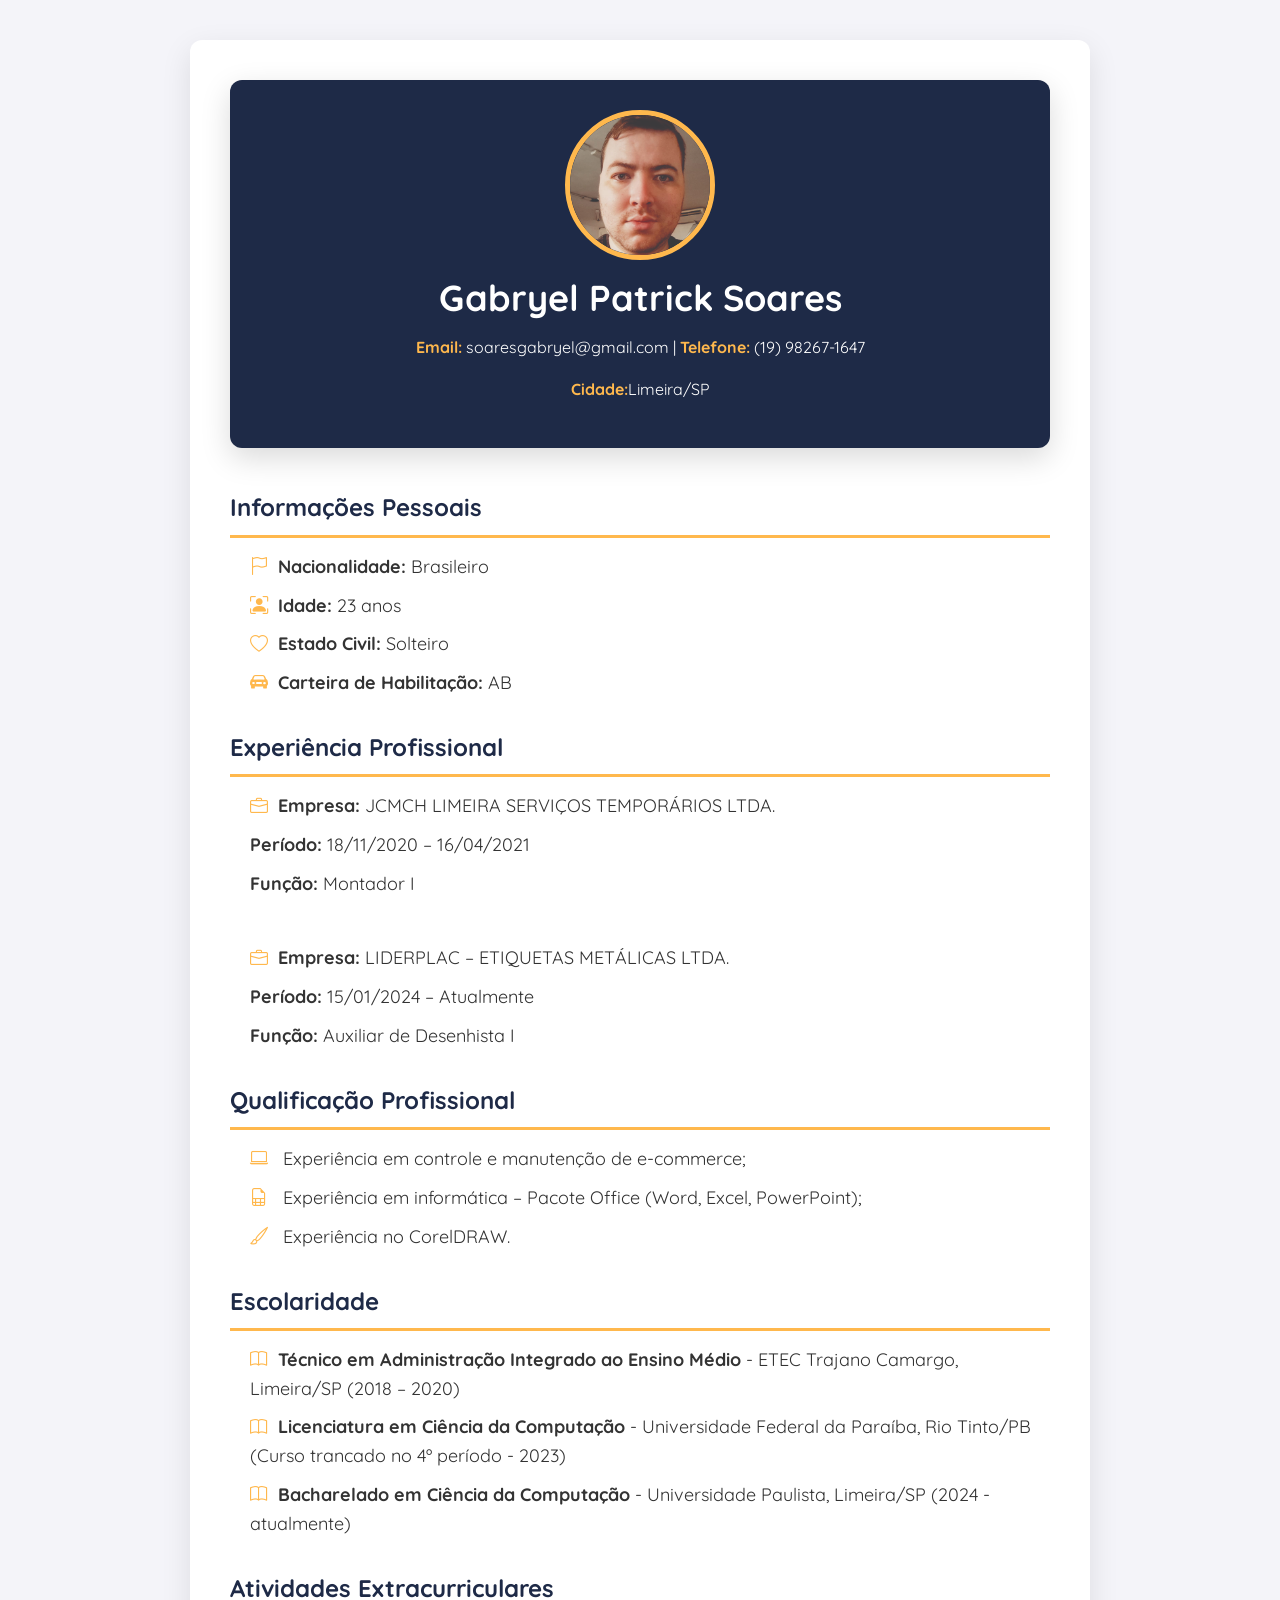
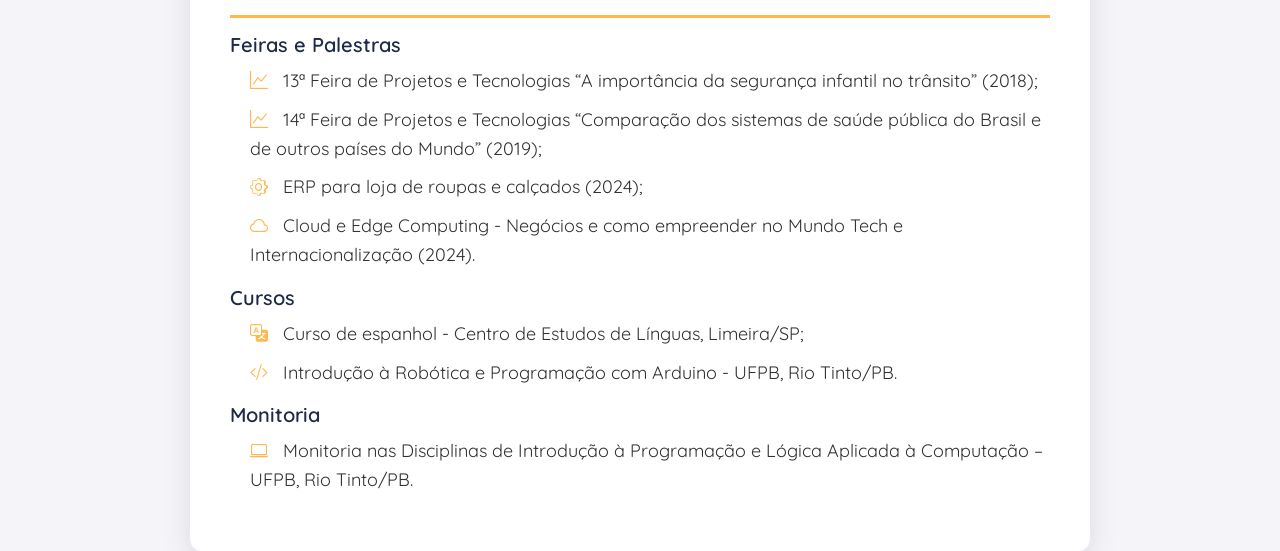
<file: docs/index.html>
<!DOCTYPE html>
<html lang="pt-br">

<head>
    <meta charset="UTF-8">
    <meta name="viewport" content="width=device-width, initial-scale=1.0">
    <title>Currículo de Gabryel Patrick Soares</title>
    <!-- Link do Bootstrap -->
    <link href="https://cdn.jsdelivr.net/npm/bootstrap@5.3.0-alpha1/dist/css/bootstrap.min.css" rel="stylesheet" integrity="sha384-KyZXEJao3QJ3H2v3QJdJv3Huv1t8zp7t5CZ5F8kK5yd7d5nE7+1brY0g9t0hG8b" crossorigin="anonymous">
    
    <!-- Link do Google Fonts -->
    <link href="https://fonts.googleapis.com/css2?family=Quicksand:wght@400;500;700&family=Roboto:wght@400;500;700&display=swap" rel="stylesheet">
    
    <!-- Link do seu arquivo CSS personalizado -->
    <link rel="stylesheet" href="styles.css">
</head>

<body>
    <div class="container">
        <!-- Cabeçalho -->
        <div class="header-section text-center">
            <img src="img/imagem_rosto.jpeg" alt="Gabryel Patrick" class="profile-image">
            <h1 class="my-3">Gabryel Patrick Soares</h1>
            <p><strong style="color: #FFB84D;">Email:</strong> soaresgabryel@gmail.com | <strong style="color: #FFB84D;">Telefone:</strong> (19) 98267-1647</p>
            <p><strong style="color: #FFB84D;">Cidade:</strong>Limeira/SP</p>
        </div>

        <!-- Informações Pessoais -->
        <div class="section-title">Informações Pessoais</div>
        <ul class="list-unstyled">
            <li><i class="bi bi-flag"></i><strong>Nacionalidade:</strong> Brasileiro</li>
            <li><i class="bi bi-person-bounding-box"></i><strong>Idade:</strong> 23 anos</li>
            <li><i class="bi bi-heart"></i><strong>Estado Civil:</strong> Solteiro</li>
            <li><i class="bi bi-car-front-fill"></i><strong>Carteira de Habilitação:</strong> AB</li>
        </ul>
        
        <!-- Experiência Profissional -->
        <div class="section-title">Experiência Profissional</div>
        <ul class="list-unstyled">
            <li><i class="bi bi-briefcase"></i><strong>Empresa:</strong> JCMCH LIMEIRA SERVIÇOS TEMPORÁRIOS LTDA.</li>
            <li><strong>Período:</strong> 18/11/2020 – 16/04/2021</li>
            <li><strong>Função:</strong> Montador I</li>
            <br>
            <li><i class="bi bi-briefcase"></i><strong>Empresa:</strong> LIDERPLAC – ETIQUETAS METÁLICAS LTDA.</li>
            <li><strong>Período:</strong> 15/01/2024 – Atualmente</li>
            <li><strong>Função:</strong> Auxiliar de Desenhista I</li>
        </ul>
        
        <!-- Qualificação Profissional -->
        <div class="section-title">Qualificação Profissional</div>
        <ul class="list-unstyled">
            <li><i class="bi bi-laptop"></i> Experiência em controle e manutenção de e-commerce;</li>
            <li><i class="bi bi-file-earmark-spreadsheet"></i> Experiência em informática – Pacote Office (Word, Excel, PowerPoint);</li>
            <li><i class="bi bi-brush"></i> Experiência no CorelDRAW.</li>
        </ul>

        <!-- Escolaridade -->
        <div class="section-title">Escolaridade</div>
        <ul class="list-unstyled">
            <li><i class="bi bi-book"></i><strong>Técnico em Administração Integrado ao Ensino Médio</strong> - ETEC Trajano Camargo, Limeira/SP (2018 – 2020)</li>
            <li><i class="bi bi-book"></i><strong>Licenciatura em Ciência da Computação</strong> - Universidade Federal da Paraíba, Rio Tinto/PB (Curso trancado no 4º período - 2023)</li>
            <li><i class="bi bi-book"></i><strong>Bacharelado em Ciência da Computação</strong> - Universidade Paulista, Limeira/SP (2024 - atualmente)</li>
        </ul>

        <!-- Atividades Extracurriculares -->
        <div class="section-title">Atividades Extracurriculares</div>
        <h5>Feiras e Palestras</h5>
        <ul class="list-unstyled">
            <li><i class="bi bi-graph-up"></i> 13ª Feira de Projetos e Tecnologias “A importância da segurança infantil no trânsito” (2018);</li>
            <li><i class="bi bi-graph-up"></i> 14ª Feira de Projetos e Tecnologias “Comparação dos sistemas de saúde pública do Brasil e de outros países do Mundo” (2019);</li>
            <li><i class="bi bi-gear"></i> ERP para loja de roupas e calçados (2024);</li>
            <li><i class="bi bi-cloud"></i> Cloud e Edge Computing - Negócios e como empreender no Mundo Tech e Internacionalização (2024).</li>
        </ul>
        <h5>Cursos</h5>
        <ul class="list-unstyled">
            <li><i class="bi bi-translate"></i> Curso de espanhol - Centro de Estudos de Línguas, Limeira/SP;</li>
            <li><i class="bi bi-code-slash"></i> Introdução à Robótica e Programação com Arduino - UFPB, Rio Tinto/PB.</li>
        </ul>
        <h5>Monitoria</h5>
        <ul class="list-unstyled">
            <li><i class="bi bi-laptop"></i> Monitoria nas Disciplinas de Introdução à Programação e Lógica Aplicada à Computação – UFPB, Rio Tinto/PB.</li>
        </ul>

    </div>

    <!-- Scripts do Bootstrap -->
    <script src="https://cdn.jsdelivr.net/npm/@popperjs/core@2.11.6/dist/umd/popper.min.js" integrity="sha384-oBqDVmMz4fnFO9gyb6E+Y0T9v5d7mZz2woF1s8Wk4U4xwXq6k1I1UlVj7S+/c8Sx" crossorigin="anonymous"></script>
    <script src="https://cdn.jsdelivr.net/npm/bootstrap@5.3.0-alpha1/dist/js/bootstrap.min.js" integrity="sha384-pzjw8f+ua7Kw1TIq0v8FqgFf5sM9yYJc2xR0cbkFUn3pkc8EK5zWImf5b/8kpGch" crossorigin="anonymous"></script>
    
    <!-- Link para ícones do Bootstrap -->
    <link href="https://cdn.jsdelivr.net/npm/bootstrap-icons/font/bootstrap-icons.css" rel="stylesheet">
</body>

</html>
</file>
<file: docs/styles.css>
/* Resetando margens e padding */
* {
    margin: 0;
    padding: 0;
    box-sizing: border-box;
}

/* Estilos Gerais */
body {
    font-family: 'Quicksand', sans-serif;
    line-height: 1.6;
    background-color: #f4f4f9;
    color: #333;
    padding-top: 40px;
    display: flex;
    justify-content: center;
    align-items: flex-start;
    min-height: 100vh;
}

.container {
    background-color: #fff;
    padding: 40px;
    border-radius: 12px;
    box-shadow: 0 10px 30px rgba(0, 0, 0, 0.1);
    width: 100%;
    max-width: 900px;
}

/* Cabeçalho */
.header-section {
    text-align: center;
    background-color: #1E2A47;
    padding: 30px 0;
    border-radius: 12px;
    box-shadow: 0 10px 30px rgba(0, 0, 0, 0.15);
    color: #fff;
    margin-bottom: 40px;
}

.profile-image {
    width: 150px;
    height: 150px;
    object-fit: cover;
    border-radius: 50%;
    border: 5px solid #FFB84D; /* Detalhe dourado */
    transition: transform 0.3s ease;
}

.profile-image:hover {
    transform: scale(1.1);
}

h1 {
    font-size: 36px;
    color: #fff;
    font-weight: 700;
}

p {
    color: #ffffff;
}

/* Títulos das Seções */
.section-title {
    margin-top: 30px;
    font-size: 24px;
    font-weight: bold;
    color: #1E2A47;
    border-bottom: 3px solid #FFB84D;
    padding-bottom: 8px;
    margin-bottom: 15px;
}

/* Listas */
ul.list-unstyled {
    margin-left: 20px;
    list-style-type: none;
}

ul.list-unstyled li {
    margin: 10px 0;
    font-size: 18px;
}

h5 {
    font-size: 20px;
    font-weight: 600;
    color: #1E2A47;
}

/* Ícones */
i {
    color: #FFB84D;
    margin-right: 10px;
}

/* Responsividade */
@media (max-width: 768px) {
    /* Centraliza o conteúdo da página */
    body {
        flex-direction: column;
        align-items: center;
    }

    .profile-image {
        width: 120px;
        height: 120px;
    }

    h1 {
        font-size: 28px;
    }

    .section-title {
        font-size: 20px;
    }

    .container {
        padding: 20px;
    }
}

@media (max-width: 576px) {
    .profile-image {
        width: 100px;
        height: 100px;
    }

    h1 {
        font-size: 24px;
    }

    p, h5 {
        font-size: 16px;
    }

    .section-title {
        font-size: 18px;
    }
}
</file>
